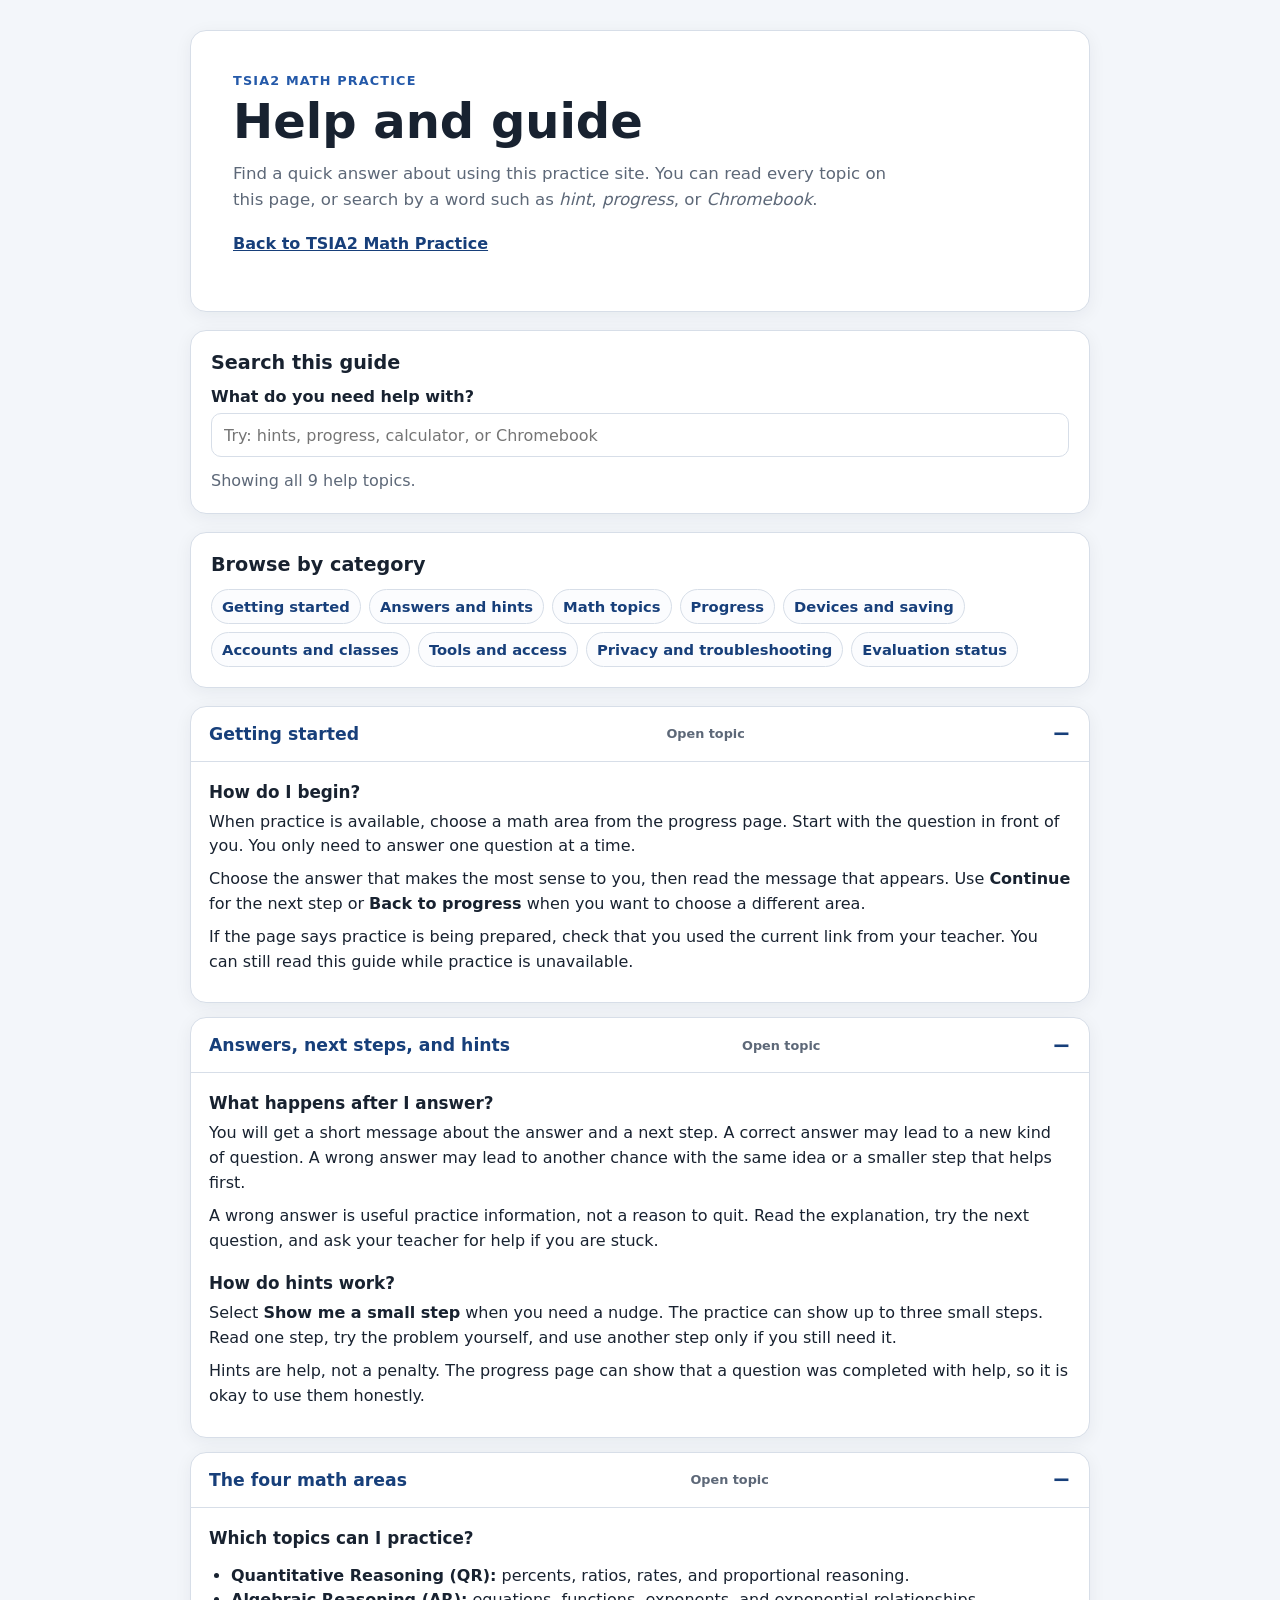
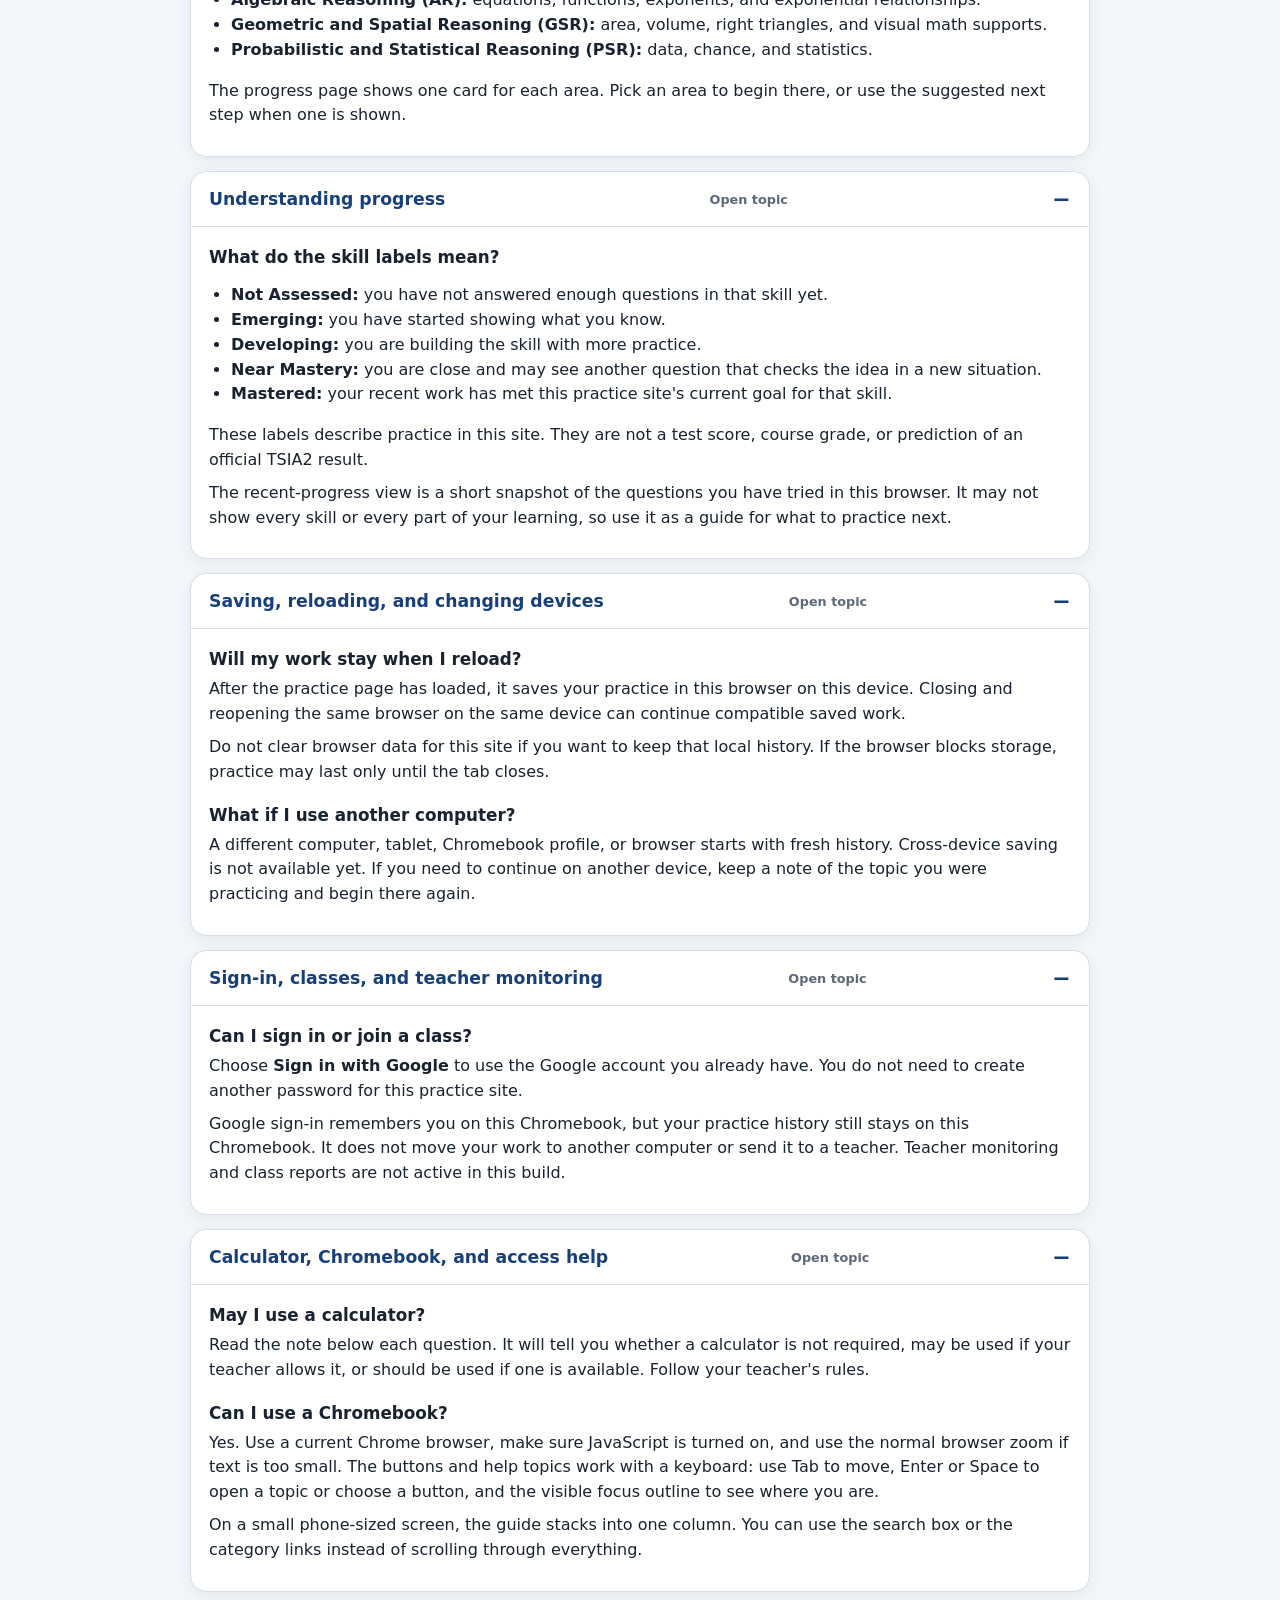
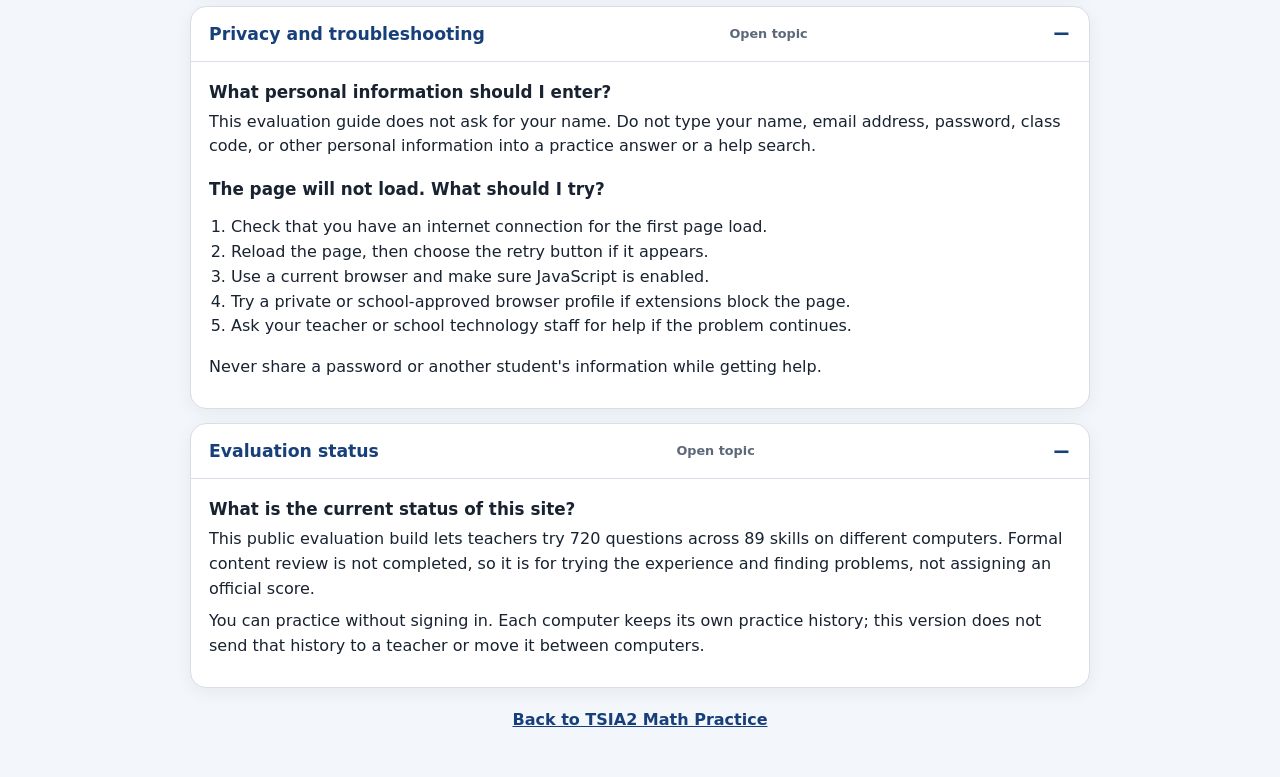
<file: help.html>
<!doctype html>
<html lang="en">
<head>
  <meta charset="utf-8">
  <meta name="viewport" content="width=device-width, initial-scale=1">
  <meta name="theme-color" content="#173f7a">
  <title>TSIA2 Math Practice Help</title>
  <link rel="stylesheet" href="css/help.css">
</head>
<body>
  <a class="skip-link" href="#helpTopics">Skip to help topics</a>
  <main class="help-shell">
    <header class="help-header">
      <p class="eyebrow">TSIA2 math practice</p>
      <h1>Help and guide</h1>
      <p class="lead">Find a quick answer about using this practice site. You can read every topic on this page, or search by a word such as <em>hint</em>, <em>progress</em>, or <em>Chromebook</em>.</p>
      <p><a class="back-link" href="index.html">Back to TSIA2 Math Practice</a></p>
    </header>

    <section class="search-panel" aria-labelledby="searchHeading">
      <h2 id="searchHeading">Search this guide</h2>
      <label for="helpSearch">What do you need help with?</label>
      <div class="search-row">
        <input id="helpSearch" type="search" autocomplete="off" placeholder="Try: hints, progress, calculator, or Chromebook">
        <button id="clearSearch" type="button" hidden>Clear search</button>
      </div>
      <p id="searchStatus" class="search-status" role="status" aria-live="polite">All help topics are shown.</p>
      <p id="noResults" class="no-results" role="status" hidden>No topics match that search. Try a shorter or different word.</p>
    </section>

    <nav class="topic-index" aria-label="Help topic categories">
      <h2>Browse by category</h2>
      <ul>
        <li><a href="#getting-started">Getting started</a></li>
        <li><a href="#answers-and-hints">Answers and hints</a></li>
        <li><a href="#math-topics">Math topics</a></li>
        <li><a href="#progress">Progress</a></li>
        <li><a href="#devices-and-saving">Devices and saving</a></li>
        <li><a href="#accounts-and-classes">Accounts and classes</a></li>
        <li><a href="#tools-and-access">Tools and access</a></li>
        <li><a href="#privacy-and-troubleshooting">Privacy and troubleshooting</a></li>
        <li><a href="#evaluation-status">Evaluation status</a></li>
      </ul>
    </nav>

    <section id="helpTopics" class="topic-list" aria-label="Help topics">
      <details id="getting-started" class="help-topic" open>
        <summary><span>Getting started</span><span class="summary-hint">Open topic</span></summary>
        <div class="topic-content">
          <h2>How do I begin?</h2>
          <p>When practice is available, choose a math area from the progress page. Start with the question in front of you. You only need to answer one question at a time.</p>
          <p>Choose the answer that makes the most sense to you, then read the message that appears. Use <strong>Continue</strong> for the next step or <strong>Back to progress</strong> when you want to choose a different area.</p>
          <p>If the page says practice is being prepared, check that you used the current link from your teacher. You can still read this guide while practice is unavailable.</p>
        </div>
      </details>

      <details id="answers-and-hints" class="help-topic" open>
        <summary><span>Answers, next steps, and hints</span><span class="summary-hint">Open topic</span></summary>
        <div class="topic-content">
          <h2>What happens after I answer?</h2>
          <p>You will get a short message about the answer and a next step. A correct answer may lead to a new kind of question. A wrong answer may lead to another chance with the same idea or a smaller step that helps first.</p>
          <p>A wrong answer is useful practice information, not a reason to quit. Read the explanation, try the next question, and ask your teacher for help if you are stuck.</p>
          <h2>How do hints work?</h2>
          <p>Select <strong>Show me a small step</strong> when you need a nudge. The practice can show up to three small steps. Read one step, try the problem yourself, and use another step only if you still need it.</p>
          <p>Hints are help, not a penalty. The progress page can show that a question was completed with help, so it is okay to use them honestly.</p>
        </div>
      </details>

      <details id="math-topics" class="help-topic" open>
        <summary><span>The four math areas</span><span class="summary-hint">Open topic</span></summary>
        <div class="topic-content">
          <h2>Which topics can I practice?</h2>
          <ul>
            <li><strong>Quantitative Reasoning (QR):</strong> percents, ratios, rates, and proportional reasoning.</li>
            <li><strong>Algebraic Reasoning (AR):</strong> equations, functions, exponents, and exponential relationships.</li>
            <li><strong>Geometric and Spatial Reasoning (GSR):</strong> area, volume, right triangles, and visual math supports.</li>
            <li><strong>Probabilistic and Statistical Reasoning (PSR):</strong> data, chance, and statistics.</li>
          </ul>
          <p>The progress page shows one card for each area. Pick an area to begin there, or use the suggested next step when one is shown.</p>
        </div>
      </details>

      <details id="progress" class="help-topic" open>
        <summary><span>Understanding progress</span><span class="summary-hint">Open topic</span></summary>
        <div class="topic-content">
          <h2>What do the skill labels mean?</h2>
          <ul>
            <li><strong>Not Assessed:</strong> you have not answered enough questions in that skill yet.</li>
            <li><strong>Emerging:</strong> you have started showing what you know.</li>
            <li><strong>Developing:</strong> you are building the skill with more practice.</li>
            <li><strong>Near Mastery:</strong> you are close and may see another question that checks the idea in a new situation.</li>
            <li><strong>Mastered:</strong> your recent work has met this practice site's current goal for that skill.</li>
          </ul>
          <p>These labels describe practice in this site. They are not a test score, course grade, or prediction of an official TSIA2 result.</p>
          <p>The recent-progress view is a short snapshot of the questions you have tried in this browser. It may not show every skill or every part of your learning, so use it as a guide for what to practice next.</p>
        </div>
      </details>

      <details id="devices-and-saving" class="help-topic" open>
        <summary><span>Saving, reloading, and changing devices</span><span class="summary-hint">Open topic</span></summary>
        <div class="topic-content">
          <h2>Will my work stay when I reload?</h2>
          <p>After the practice page has loaded, it saves your practice in this browser on this device. Closing and reopening the same browser on the same device can continue compatible saved work.</p>
          <p>Do not clear browser data for this site if you want to keep that local history. If the browser blocks storage, practice may last only until the tab closes.</p>
          <h2>What if I use another computer?</h2>
          <p>A different computer, tablet, Chromebook profile, or browser starts with fresh history. Cross-device saving is not available yet. If you need to continue on another device, keep a note of the topic you were practicing and begin there again.</p>
        </div>
      </details>

      <details id="accounts-and-classes" class="help-topic" open>
        <summary><span>Sign-in, classes, and teacher monitoring</span><span class="summary-hint">Open topic</span></summary>
        <div class="topic-content">
          <h2>Can I sign in or join a class?</h2>
          <p>Choose <strong>Sign in with Google</strong> to use the Google account you already have. You do not need to create another password for this practice site.</p>
          <p>Google sign-in remembers you on this Chromebook, but your practice history still stays on this Chromebook. It does not move your work to another computer or send it to a teacher. Teacher monitoring and class reports are not active in this build.</p>
        </div>
      </details>

      <details id="tools-and-access" class="help-topic" open>
        <summary><span>Calculator, Chromebook, and access help</span><span class="summary-hint">Open topic</span></summary>
        <div class="topic-content">
          <h2>May I use a calculator?</h2>
          <p>Read the note below each question. It will tell you whether a calculator is not required, may be used if your teacher allows it, or should be used if one is available. Follow your teacher's rules.</p>
          <h2>Can I use a Chromebook?</h2>
          <p>Yes. Use a current Chrome browser, make sure JavaScript is turned on, and use the normal browser zoom if text is too small. The buttons and help topics work with a keyboard: use Tab to move, Enter or Space to open a topic or choose a button, and the visible focus outline to see where you are.</p>
          <p>On a small phone-sized screen, the guide stacks into one column. You can use the search box or the category links instead of scrolling through everything.</p>
        </div>
      </details>

      <details id="privacy-and-troubleshooting" class="help-topic" open>
        <summary><span>Privacy and troubleshooting</span><span class="summary-hint">Open topic</span></summary>
        <div class="topic-content">
          <h2>What personal information should I enter?</h2>
          <p>This evaluation guide does not ask for your name. Do not type your name, email address, password, class code, or other personal information into a practice answer or a help search.</p>
          <h2>The page will not load. What should I try?</h2>
          <ol>
            <li>Check that you have an internet connection for the first page load.</li>
            <li>Reload the page, then choose the retry button if it appears.</li>
            <li>Use a current browser and make sure JavaScript is enabled.</li>
            <li>Try a private or school-approved browser profile if extensions block the page.</li>
            <li>Ask your teacher or school technology staff for help if the problem continues.</li>
          </ol>
          <p>Never share a password or another student's information while getting help.</p>
        </div>
      </details>

      <details id="evaluation-status" class="help-topic" open>
        <summary><span>Evaluation status</span><span class="summary-hint">Open topic</span></summary>
        <div class="topic-content">
          <h2>What is the current status of this site?</h2>
          <p>This public evaluation build lets teachers try 720 questions across 89 skills on different computers. Formal content review is not completed, so it is for trying the experience and finding problems, not assigning an official score.</p>
          <p>You can practice without signing in. Each computer keeps its own practice history; this version does not send that history to a teacher or move it between computers.</p>
        </div>
      </details>
    </section>

    <p class="footer-link"><a href="index.html">Back to TSIA2 Math Practice</a></p>
  </main>
  <script type="module" src="js/help.js"></script>
</body>
</html>
</file>
<file: css/help.css>
:root {
  font-family: Inter, ui-sans-serif, system-ui, -apple-system, BlinkMacSystemFont, "Segoe UI", sans-serif;
  color-scheme: light;
  --bg: #f3f6fa;
  --panel: #ffffff;
  --text: #182230;
  --muted: #5d6878;
  --border: #d7dee8;
  --accent: #2459a9;
  --accent-dark: #173f7a;
  --accent-soft: #edf4ff;
  --warning: #704400;
  --warning-bg: #fff5e3;
}

* { box-sizing: border-box; }
[hidden] { display: none !important; }
html { scroll-behavior: smooth; }
body { margin: 0; overflow-x: hidden; background: var(--bg); color: var(--text); }
button, input { font: inherit; }
button { min-height: 44px; cursor: pointer; }
a { color: var(--accent-dark); }
a:focus-visible, button:focus-visible, input:focus-visible, summary:focus-visible { outline: 3px solid rgba(36, 89, 169, .35); outline-offset: 3px; }
.skip-link { position: fixed; z-index: 10; top: 8px; left: 8px; transform: translateY(-160%); padding: 10px 12px; border-radius: 8px; background: var(--accent-dark); color: #fff; font-weight: 750; text-decoration: none; }
.skip-link:focus { transform: translateY(0); }
.help-shell { width: min(900px, calc(100% - 28px)); margin: 0 auto; padding: 30px 0 48px; }
.help-header, .search-panel, .topic-index, .help-topic { border: 1px solid var(--border); border-radius: 16px; background: var(--panel); box-shadow: 0 4px 18px rgba(24, 34, 48, .06); }
.help-header { padding: clamp(22px, 5vw, 42px); }
.eyebrow { margin: 0 0 7px; color: var(--accent); font-size: .8rem; font-weight: 800; letter-spacing: .09em; text-transform: uppercase; }
h1, h2 { color: var(--text); }
h1 { margin: 0; font-size: clamp(2rem, 6vw, 3rem); line-height: 1.1; }
.lead { max-width: 680px; margin: 13px 0 0; color: var(--muted); font-size: 1.04rem; line-height: 1.55; }
.back-link { display: inline-block; margin-top: 6px; font-weight: 750; }
.search-panel, .topic-index { margin-top: 18px; padding: 20px; }
.search-panel h2, .topic-index h2 { margin: 0 0 13px; font-size: 1.2rem; }
.search-panel label { display: block; margin-bottom: 7px; font-weight: 750; }
.search-row { display: flex; flex-wrap: wrap; gap: 9px; }
.search-row input { flex: 1 1 260px; min-height: 44px; padding: 10px 12px; border: 1px solid var(--border); border-radius: 10px; background: #fff; color: var(--text); }
.search-row button { padding: 9px 13px; border: 1px solid var(--accent); border-radius: 10px; background: var(--accent-soft); color: var(--accent-dark); font-weight: 750; }
.search-status, .no-results { margin: 12px 0 0; line-height: 1.45; }
.search-status { color: var(--muted); }
.no-results { padding: 12px; border-radius: 9px; background: var(--warning-bg); color: var(--warning); font-weight: 700; }
.topic-index ul { display: flex; flex-wrap: wrap; gap: 8px; margin: 0; padding: 0; list-style: none; }
.topic-index a { display: block; padding: 8px 10px; border: 1px solid var(--border); border-radius: 999px; background: #fbfcfe; font-size: .92rem; font-weight: 700; text-decoration: none; }
.topic-index a:hover { border-color: var(--accent); background: var(--accent-soft); }
.topic-list { display: grid; gap: 14px; margin-top: 18px; }
.help-topic { overflow: hidden; scroll-margin-top: 14px; }
.help-topic summary { display: flex; align-items: center; justify-content: space-between; gap: 14px; min-height: 54px; padding: 15px 18px; color: var(--accent-dark); cursor: pointer; font-size: 1.08rem; font-weight: 800; }
.help-topic summary::-webkit-details-marker { display: none; }
.help-topic summary::before { content: "+"; flex: 0 0 auto; order: 2; font-size: 1.4rem; line-height: 1; }
.help-topic[open] summary::before { content: "−"; }
.summary-hint { color: var(--muted); font-size: .8rem; font-weight: 600; }
.topic-content { padding: 0 18px 20px; border-top: 1px solid var(--border); }
.topic-content h2 { margin: 20px 0 8px; font-size: 1.05rem; }
.topic-content p, .topic-content li { line-height: 1.55; }
.topic-content p { margin: 8px 0; }
.topic-content ul, .topic-content ol { padding-left: 22px; }
.footer-link { margin: 22px 0 0; text-align: center; font-weight: 750; }

@media (max-width: 520px) {
  .help-shell { width: min(100% - 20px, 900px); padding-top: 14px; }
  .help-header, .search-panel, .topic-index { padding: 17px; }
  .search-row { display: grid; grid-template-columns: 1fr; }
  .search-row input, .search-row button { width: 100%; }
  .help-topic summary { align-items: flex-start; padding: 15px; }
  .summary-hint { display: none; }
  .topic-content { padding: 0 15px 18px; }
}

@media (prefers-reduced-motion: reduce) {
  html { scroll-behavior: auto; }
}
</file>
